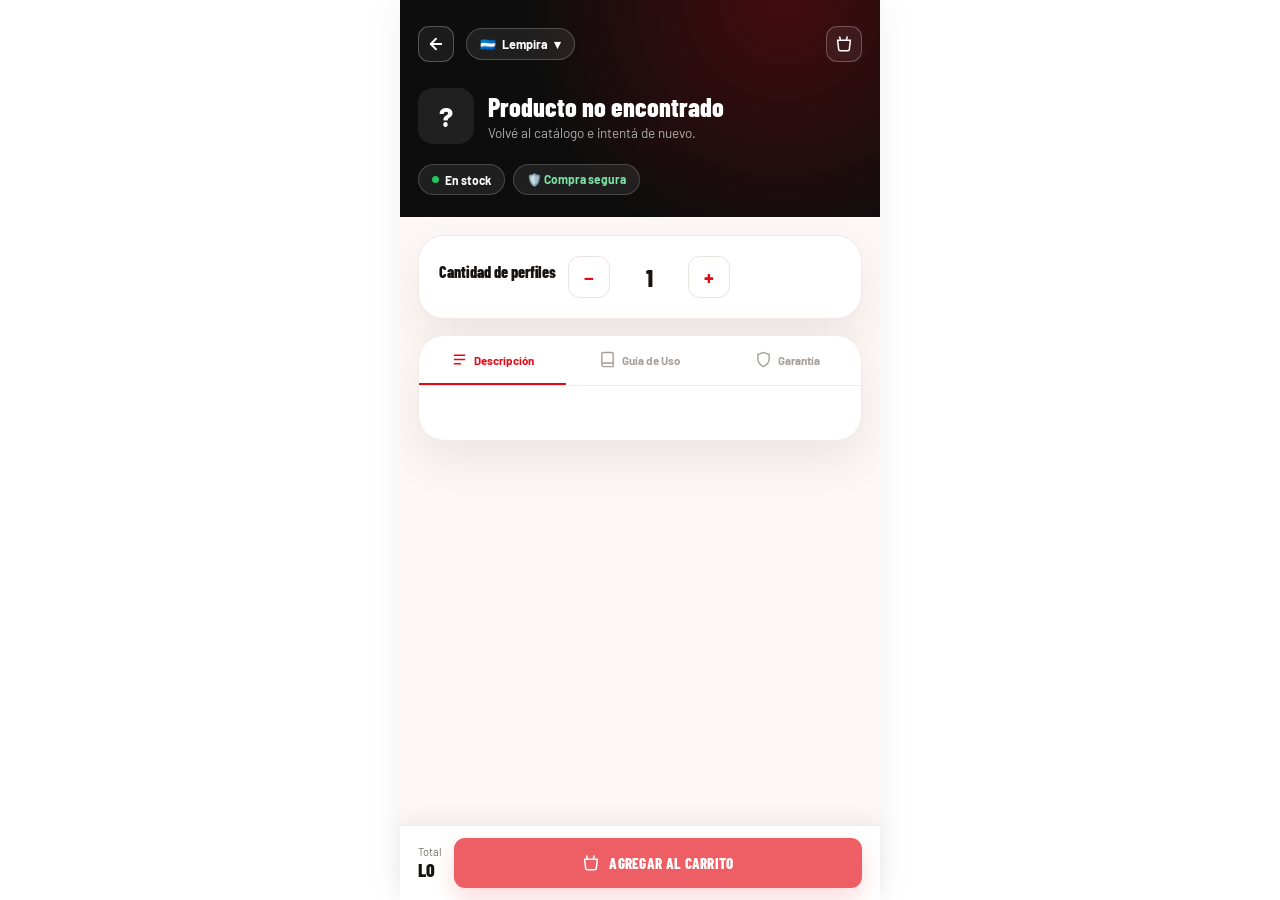
<file: producto.html>
<!DOCTYPE html>
<html lang="es">
<head>
<meta charset="UTF-8"/>
<meta name="viewport" content="width=device-width,initial-scale=1.0"/>
<title>SubliStore | Detalle</title>
<link href="https://fonts.googleapis.com/css2?family=Barlow+Condensed:ital,wght@0,400;0,600;0,700;0,800;1,700&family=Barlow:wght@400;500;600;700&display=swap" rel="stylesheet"/>
<link rel="stylesheet" href="css/style.css"/>
<link rel="stylesheet" href="css/shop.css?v=5"/>
<link rel="stylesheet" href="css/producto.css"/>
</head>
<body class="shop-body">

<div class="prod-hero">
  <div class="prod-hero-top">
    <button class="back" id="btnBack" type="button">
      <svg viewBox="0 0 24 24" fill="none" stroke="currentColor" stroke-width="2.4" stroke-linecap="round" stroke-linejoin="round"><path d="M19 12H5"/><path d="M12 19l-7-7 7-7"/></svg>
    </button>
    <div class="curr-picker curr-picker-dark" id="currPicker"></div>
    <button class="cart" id="btnCart" type="button">
      <svg viewBox="0 0 24 24" fill="none" stroke="currentColor" stroke-width="2"><path d="M6 2l1.5 5m9-5L15 7M3.5 7h17l-1.4 12.2a2 2 0 0 1-2 1.8H6.9a2 2 0 0 1-2-1.8L3.5 7z"/></svg>
    </button>
  </div>
  <div class="prod-hero-badge">
    <span class="logo" id="prodLogo">?</span>
    <div>
      <h1 id="prodNombre">Cargando…</h1>
      <p id="prodSub">Detalle del producto</p>
    </div>
  </div>

  <div class="prod-badges-top">
    <span class="prod-tag ok"><span class="dot"></span>En stock</span>
    <span class="prod-tag safe">🛡️ Compra segura</span>
  </div>
</div>

<div class="prod-body">

  <div class="prod-card" id="cardPlanes" style="display:none">
    <h2 id="planesTitulo">Elige tu plan</h2>
    <div class="plan-grid" id="planGrid"></div>
  </div>

  <div class="prod-card" id="cardDuracion" style="display:none">
    <h2 id="duracionTitulo">Elige la duración</h2>
    <div class="dur-row" id="durRow"></div>
  </div>

  <div class="prod-card" id="cardCantidad">
    <h2>Cantidad de perfiles</h2>
    <div class="qty-stepper">
      <button type="button" id="qtyMinus" class="qty-btn">−</button>
      <span class="qty-value" id="qtyValue">1</span>
      <button type="button" id="qtyPlus" class="qty-btn">+</button>
    </div>
  </div>

  <div class="prod-card pd-tabcard">
    <div class="pd-tabs" id="prodTabs">
      <button class="pd-tab pd-tab-active" data-tab="desc" type="button">
        <svg viewBox="0 0 24 24" fill="none" stroke="currentColor" stroke-width="2"><path d="M4 6h16M4 12h16M4 18h10"/></svg>
        Descripción
      </button>
      <button class="pd-tab" data-tab="guia" type="button">
        <svg viewBox="0 0 24 24" fill="none" stroke="currentColor" stroke-width="2"><path d="M4 19.5A2.5 2.5 0 016.5 17H20M4 19.5A2.5 2.5 0 006.5 22H20V4a2 2 0 00-2-2H6.5A2.5 2.5 0 004 4.5v15z"/></svg>
        Guía de Uso
      </button>
      <button class="pd-tab" data-tab="garantia" type="button">
        <svg viewBox="0 0 24 24" fill="none" stroke="currentColor" stroke-width="2"><path d="M12 22s8-4 8-11V5l-8-3-8 3v6c0 7 8 11 8 11z"/></svg>
        Garantía
      </button>
    </div>

    <div class="pd-panel pd-panel-active" id="panel-desc">
      <p class="pd-intro" id="descIntro"></p>
      <ul class="pd-list" id="detalleList"></ul>
    </div>

    <div class="pd-panel" id="panel-guia">
      <div id="guiaContent" class="pd-guia"></div>
    </div>

    <div class="pd-panel" id="panel-garantia">
      <ul class="pd-garantia-list">
        <li><b>Servicios digitales:</b> no se aceptan devoluciones ni reembolsos una vez entregado o activado el producto.</li>
        <li><b>Responsabilidad del usuario:</b> la garantía cubre exclusivamente el acceso y funcionamiento de la suscripción. No aplica por lentitud de red, incompatibilidad de dispositivos o desconocimiento técnico para instalar las apps.</li>
        <li><b>Cuentas y licencias:</b> garantía activa durante todo el tiempo adquirido, sujeta a revisión del estado de la cuenta en nuestros sistemas.</li>
        <li><b>IPTV:</b> garantía máxima de 24 horas desde la activación para reportar fallas del servidor. No aplica por problemas de velocidad de internet del cliente.</li>
        <li><b>Recargas de juegos:</b> no aplica reembolso bajo ninguna circunstancia una vez enviada la recarga al ID proporcionado.</li>
        <li><b>Resolución de errores:</b> en casos comprobables de error interno, no se da dinero en efectivo, únicamente reposición o cambio de perfil.</li>
      </ul>
    </div>
  </div>

</div>

<div class="prod-bottom-bar">
  <div class="total">
    <div class="lbl">Total</div>
    <div class="val" id="totalPrecio">L0</div>
    <div class="val-dual" id="totalDual"></div>
  </div>
  <button class="btn btn-primary" id="btnAgregar" type="button">
    <svg viewBox="0 0 24 24" fill="none" stroke="currentColor" stroke-width="2"><path d="M6 2l1.5 5m9-5L15 7M3.5 7h17l-1.4 12.2a2 2 0 0 1-2 1.8H6.9a2 2 0 0 1-2-1.8L3.5 7z"/></svg>
    <span class="btn-label">Agregar al carrito</span>
  </button>
</div>

<script type="module" src="js/producto.js?v=8"></script>
</body>
</html>
</file>
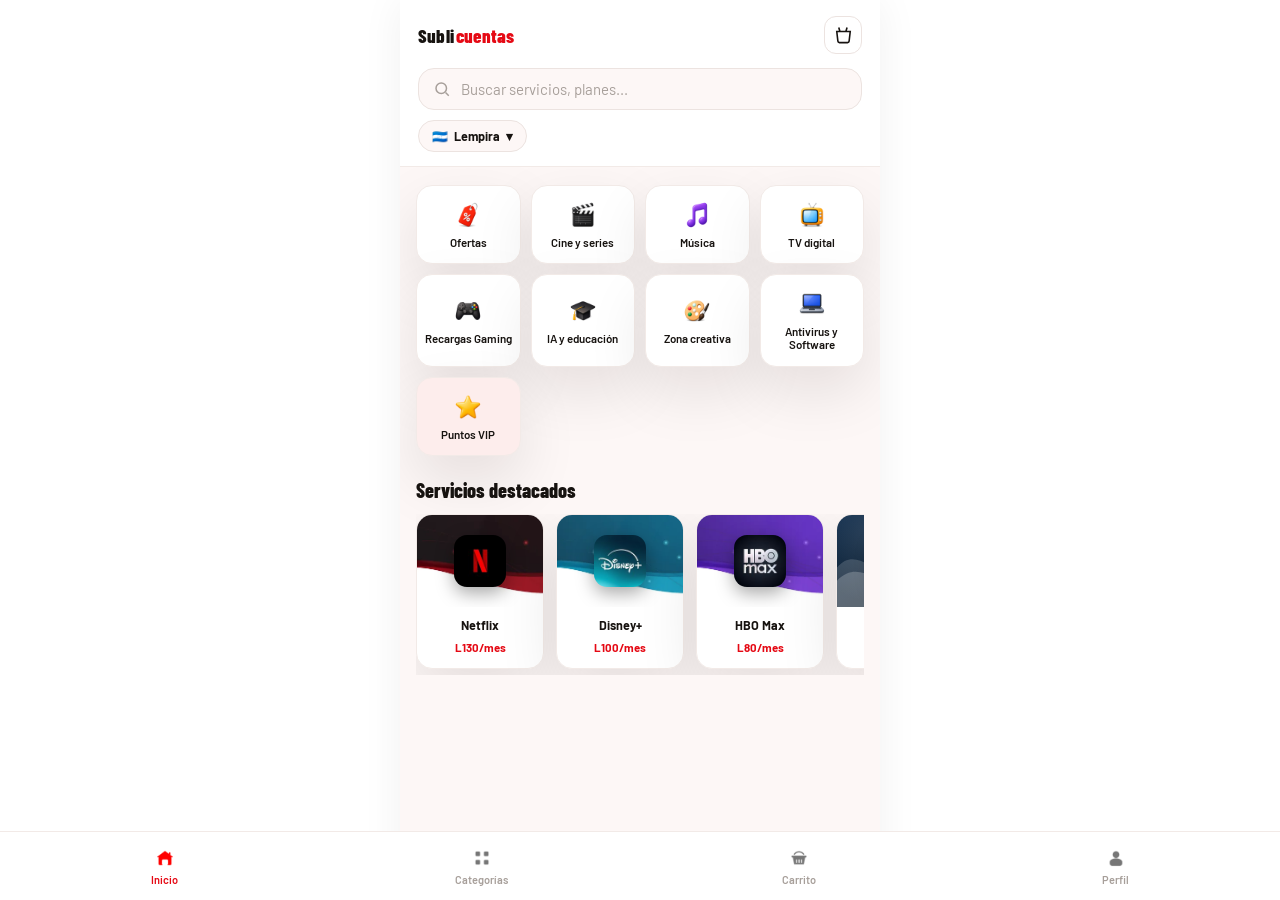
<file: shop.html>
<!DOCTYPE html>
<html lang="es">
<head>
<meta charset="UTF-8"/>
<meta name="viewport" content="width=device-width,initial-scale=1.0"/>
<title>SubliStore | Tienda</title>
<link href="https://fonts.googleapis.com/css2?family=Barlow+Condensed:ital,wght@0,400;0,600;0,700;0,800;1,700&family=Barlow:wght@400;500;600;700&display=swap" rel="stylesheet"/>
<link rel="stylesheet" href="css/style.css"/>
<link rel="stylesheet" href="css/shop.css?v=5"/>
</head>
<body class="shop-body">

<!-- ============ HOME ============ -->
<section class="shop-view active" id="view-home">
  <div class="shop-top">
    <div class="shop-top-row">
      <div class="brand-logo" style="font-size:19px"><span class="lt-w">Subli</span><span class="lt-r">cuentas</span></div>
      <button class="shop-cart-btn" id="btnCartTop" type="button">
        <svg viewBox="0 0 24 24" fill="none" stroke="currentColor" stroke-width="2"><path d="M6 2l1.5 5m9-5L15 7M3.5 7h17l-1.4 12.2a2 2 0 0 1-2 1.8H6.9a2 2 0 0 1-2-1.8L3.5 7z"/></svg>
        <span class="shop-cart-badge" id="cartBadgeTop" style="display:none">0</span>
      </button>
    </div>
    <div class="shop-search">
      <svg viewBox="0 0 24 24" fill="none" stroke="currentColor" stroke-width="2"><circle cx="11" cy="11" r="7"/><path d="M21 21l-4.3-4.3"/></svg>
      <input type="text" id="searchInput" placeholder="Buscar servicios, planes..."/>
    </div>
    <div class="curr-picker" id="currPicker"></div>
  </div>

  <div class="shop-section">
    <div class="cat-grid" id="catGrid"></div>
  </div>

  <div class="shop-section">
    <div class="shop-section-title">Servicios destacados</div>
    <div class="svc-row" id="svcRow"></div>
  </div>
</section>

<!-- ============ CATEGORÍA (listado) ============ -->
<section class="shop-view" id="view-cat">
  <div class="sub-top">
    <button class="back" id="btnBackFromCat" type="button">
      <svg viewBox="0 0 24 24" fill="none" stroke="currentColor" stroke-width="2.4" stroke-linecap="round" stroke-linejoin="round"><path d="M19 12H5"/><path d="M12 19l-7-7 7-7"/></svg>
    </button>
    <h1 id="catTitle">Categoría</h1>
  </div>
  <div class="shop-section">
    <div class="prod-list" id="catList"></div>
  </div>
</section>

<!-- ============ NAV INFERIOR ============ -->
<nav class="shop-nav">
  <button class="shop-nav-btn active" id="navInicio" type="button">
    <img class="nav-icon-img" id="iconInicio" alt=""/>
    <span>Inicio</span>
  </button>
  <button class="shop-nav-btn" id="navCategorias" type="button">
    <img class="nav-icon-img" id="iconCategorias" alt=""/>
    <span>Categorías</span>
  </button>
  <button class="shop-nav-btn" id="navCarrito" type="button" style="position:relative">
    <img class="nav-icon-img" id="iconCarrito" alt=""/>
    <span>Carrito</span>
    <span class="shop-nav-badge" id="cartBadgeNav" style="display:none">0</span>
  </button>
  <button class="shop-nav-btn" id="navPerfil" type="button">
    <img class="nav-icon-img" id="iconPerfil" alt=""/>
    <span>Perfil</span>
  </button>
</nav>

<script type="module" src="js/shop.js?v=9"></script>
</body>
</html>
</file>
<file: css/style.css>
/* =========================================================
   SUBLISTORE — Landing + Login + Registro
   Calcado del mockup aprobado (desktop split-screen / mobile 3 pasos)
   Tipografías: Barlow Condensed (títulos) + Barlow (texto)
   ========================================================= */

:root{
  --red:#E50914;
  --red-dark:#B30E20;
  --red-deep:#7a0b17;
  --bg:#FFFFFF;
  --bg-soft:#FDF7F6;
  --surface:#FFFFFF;
  --border:#ECE3E0;
  --border2:#F2EAE7;
  --text:#171310;
  --muted:#77726D;
  --muted-soft:#A79F9A;
  --accent-soft:#FDEDEC;
  --accent-soft2:#FBE4E2;
  --green:#22C55E;
  --shadow-card:0 24px 60px rgba(20,10,10,.10);
  --shadow-btn:0 10px 24px rgba(229,9,20,.24);
  --radius-lg:26px;
  --radius-md:16px;
  --radius-sm:11px;
}

*{box-sizing:border-box;margin:0;padding:0}

html,body{
  background:var(--bg);
  color:var(--text);
  font-family:'Barlow',sans-serif;
  -webkit-font-smoothing:antialiased;
  text-rendering:optimizeLegibility;
  overflow-x:hidden;
}

body{
  min-height:100vh;
  min-height:100dvh;
  position:relative;
}

h1,h2,h3,.brand-logo,.tab-btn,.btn{
  font-family:'Barlow Condensed',sans-serif;
}

a{color:inherit;text-decoration:none}
button{font-family:inherit}

/* ---------- Fondo decorativo (swirl + puntos) ---------- */
.bg-deco{position:fixed;inset:0;z-index:0;pointer-events:none;overflow:hidden}
.bg-deco svg{position:absolute}
.bg-deco .swirl-tr{top:-60px;right:-90px;width:420px;opacity:.5}
.bg-deco .swirl-bl{bottom:-120px;left:-140px;width:520px;opacity:.45}
.bg-deco .dots{top:70px;left:26px;width:120px;opacity:.55}
.bg-deco .ring{top:180px;left:8px;width:26px;height:26px;border:3px solid var(--red);border-radius:50%;opacity:.55}

/* ---------- Header ---------- */
.app-header{
  position:relative;z-index:2;
  display:flex;align-items:center;justify-content:space-between;
  padding:22px clamp(18px,4vw,56px) 0;
  max-width:1360px;margin:0 auto;
}
.brand-logo{font-size:22px;font-weight:800;letter-spacing:.2px;display:flex;align-items:center;gap:2px}
.brand-logo .lt-w{color:var(--text)}
.brand-logo .lt-r{color:var(--red)}
.header-right{display:flex;align-items:center;gap:10px}
.header-storeword{font-family:'Barlow Condensed',sans-serif;font-weight:800;font-size:19px;color:var(--red);text-transform:uppercase;letter-spacing:.3px}
.header-bag{width:34px;height:34px;border-radius:10px;display:flex;align-items:center;justify-content:center;color:var(--red)}
.header-bag svg{width:20px;height:20px}

.mobile-back{
  display:none;
  align-items:center;justify-content:center;
  width:38px;height:38px;border-radius:12px;
  border:1.5px solid var(--border);background:var(--surface);
  color:var(--text);cursor:pointer;flex:0 0 auto;
}
.mobile-back svg{width:19px;height:19px}
.mobile-topbar{display:none}

/* ---------- Layout principal ---------- */
.stage{
  position:relative;z-index:1;
  max-width:1360px;margin:0 auto;
  padding:26px clamp(18px,4vw,56px) 60px;
  display:grid;
  grid-template-columns:1.05fr .95fr;
  gap:56px;
  align-items:center;
  min-height:calc(100vh - 90px);
}

/* ---------- Columna hero (izquierda, desktop) ---------- */
.hero-col{display:flex;flex-direction:column;gap:0}
.hero-figure{position:relative;width:100%;max-width:300px;margin:0 auto 8px}
.hero-figure img{width:100%;height:auto;display:block;filter:drop-shadow(0 30px 40px rgba(0,0,0,.18))}
.hero-bubble{
  position:absolute;width:52px;height:52px;border-radius:50%;
  background:var(--accent-soft);display:flex;align-items:center;justify-content:center;
  box-shadow:0 8px 20px rgba(229,9,20,.10);
}
.hero-bubble svg{width:22px;height:22px;color:var(--red)}
.hero-bubble.b1{top:6%;left:-4%}
.hero-bubble.b2{top:14%;right:-6%}
.hero-bubble.b3{top:52%;right:-10%}
.hero-bubble.b4{top:74%;right:-4%}

.hero-copy{text-align:center;max-width:440px;margin:0 auto}
.hero-copy h1{
  font-size:clamp(30px,3.4vw,38px);font-weight:800;line-height:1.02;
  text-transform:none;letter-spacing:.2px;margin-bottom:10px;
}
.hero-copy h1 .hl{color:var(--red)}
.hero-copy p{font-size:15.5px;color:var(--muted);margin-bottom:22px;line-height:1.4}

.hero-actions{display:flex;flex-direction:column;gap:12px;margin-bottom:26px}

.perks-row{
  display:grid;grid-template-columns:repeat(4,1fr);gap:12px;
}
.perk-card{
  background:var(--surface);border:1px solid var(--border2);border-radius:var(--radius-md);
  padding:16px 14px;display:flex;flex-direction:column;gap:8px;
  box-shadow:0 6px 18px rgba(20,10,10,.045);
}
.perk-ic{
  width:36px;height:36px;border-radius:11px;background:var(--accent-soft);
  display:flex;align-items:center;justify-content:center;color:var(--red);flex:0 0 auto;
}
.perk-ic svg{width:18px;height:18px}
.perk-card b{font-family:'Barlow',sans-serif;font-size:13.5px;font-weight:700;color:var(--text);line-height:1.15}
.perk-card span{font-size:11.5px;color:var(--muted);line-height:1.25}

/* Beneficio único (mobile) */
.perk-single{
  display:none;
  align-items:flex-start;gap:12px;
  background:var(--bg-soft);border:1px solid var(--border2);border-radius:var(--radius-md);
  padding:16px;margin-top:8px;
}
.perk-single .ic{
  width:34px;height:34px;border-radius:50%;background:var(--red);color:#fff;
  display:flex;align-items:center;justify-content:center;flex:0 0 auto;
}
.perk-single .ic svg{width:16px;height:16px}
.perk-single p{font-size:13.5px;color:var(--text);line-height:1.35}

/* ---------- Panel de autenticación (derecha) ---------- */
.auth-panel{
  background:var(--surface);
  border:1px solid var(--border2);
  border-radius:var(--radius-lg);
  box-shadow:var(--shadow-card);
  padding:26px 30px 32px;
  width:100%;max-width:520px;margin:0 auto;
}

.tabs{display:flex;gap:34px;border-bottom:1px solid var(--border2);margin-bottom:22px}
.tab-btn{
  background:none;border:none;cursor:pointer;
  font-size:16px;font-weight:700;color:var(--muted-soft);
  padding:6px 2px 14px;position:relative;letter-spacing:.2px;
}
.tab-btn.active{color:var(--red)}
.tab-btn.active::after{
  content:"";position:absolute;left:0;right:0;bottom:-1px;height:3px;
  background:var(--red);border-radius:3px 3px 0 0;
}

.hint-box{
  display:flex;gap:14px;align-items:flex-start;
  background:var(--accent-soft);border-radius:var(--radius-md);
  padding:16px 18px;margin-bottom:22px;
}
.hint-ic{
  width:38px;height:38px;border-radius:50%;background:#fff;color:var(--red);
  display:flex;align-items:center;justify-content:center;flex:0 0 auto;
  box-shadow:0 4px 10px rgba(229,9,20,.12);
}
.hint-ic svg{width:18px;height:18px}
.hint-box b{display:block;font-family:'Barlow',sans-serif;font-size:14.5px;font-weight:700;margin-bottom:2px}
.hint-box .hint-sub{font-size:12.5px;color:var(--muted);margin-bottom:8px;display:block}
.hint-list{display:grid;grid-template-columns:1fr 1fr;gap:5px 18px}
.hint-list li{list-style:none;font-size:12.5px;color:var(--text);display:flex;align-items:center;gap:6px}
.hint-list li svg{width:14px;height:14px;color:var(--green);flex:0 0 auto}

.auth-heading{font-size:23px;font-weight:800;margin-bottom:16px;letter-spacing:.1px}
.auth-heading .hl{color:var(--red)}

.alert{display:none;align-items:center;gap:9px;padding:11px 14px;border-radius:var(--radius-sm);font-size:13px;font-weight:600;margin-bottom:14px}
.alert.show{display:flex}
.alert svg{width:18px;height:18px;flex:0 0 auto}
.alert-error{background:#FDECEC;color:var(--red-dark)}
.alert-success{background:#EAFBF0;color:#178A46}

.field{margin-bottom:15px}
.field label{display:block;font-size:12.5px;font-weight:700;color:var(--text);margin-bottom:6px}
.input-shell{
  display:flex;align-items:center;gap:9px;
  border:1.5px solid var(--border);border-radius:var(--radius-sm);
  padding:0 13px;height:47px;background:#fff;transition:border-color .15s,box-shadow .15s;
}
.input-shell:focus-within{border-color:#C9BFBA;box-shadow:0 0 0 3px rgba(20,10,10,.05)}
.input-shell.has-error{border-color:var(--red-dark)}
.input-icon{width:18px;height:18px;color:var(--muted-soft);flex:0 0 auto}
.input-shell input{
  flex:1;border:none;outline:none;background:transparent;
  font-family:'Barlow',sans-serif;font-size:14.5px;color:var(--text);min-width:0;height:100%;
}
.input-shell input:focus{outline:none;box-shadow:none}
.input-shell input::placeholder{color:var(--muted-soft)}
.whatsapp-prefix{
  font-size:14.5px;font-weight:700;color:var(--text);border:none;border-right:1.5px solid var(--border);
  padding-right:24px;margin-right:2px;flex:0 0 auto;background:transparent;
  -webkit-appearance:none;appearance:none;font-family:'Barlow',sans-serif;cursor:pointer;
  background-image:url("data:image/svg+xml,%3Csvg xmlns='http://www.w3.org/2000/svg' viewBox='0 0 24 24' fill='none' stroke='%2377726D' stroke-width='2.4' stroke-linecap='round' stroke-linejoin='round'%3E%3Cpath d='M6 9l6 6 6-6'/%3E%3C/svg%3E");
  background-repeat:no-repeat;background-position:right 9px center;background-size:13px;
}
.whatsapp-prefix:focus{outline:none}
.eye-toggle{background:none;border:none;color:var(--muted-soft);cursor:pointer;display:flex;padding:4px;flex:0 0 auto}
.eye-toggle svg{width:19px;height:19px}
.eye-toggle.is-open{color:var(--red)}
.field-error{display:block;font-size:11.5px;color:var(--red-dark);margin-top:5px;min-height:1px}
.hint{display:block;font-size:11.5px;color:var(--muted-soft);margin-top:5px}

.inline-link{display:block;text-align:right;font-size:12.5px;font-weight:600;color:var(--red);margin:-6px 0 16px}
.inline-link:hover{text-decoration:underline}

.btn{
  width:100%;border:none;cursor:pointer;border-radius:var(--radius-sm);
  height:50px;font-size:15px;font-weight:800;letter-spacing:.3px;text-transform:uppercase;
  display:flex;align-items:center;justify-content:center;gap:9px;
  font-family:'Barlow Condensed',sans-serif;transition:transform .12s,box-shadow .12s,opacity .12s;
}
.btn:active{transform:scale(.985)}
.btn-primary{background:var(--red);color:#fff;box-shadow:var(--shadow-btn)}
.btn-primary:hover{background:var(--red-dark)}
.btn-outline{background:#fff;color:var(--red);border:1.5px solid var(--red)}
.btn-outline:hover{background:var(--accent-soft)}
.btn[disabled]{opacity:.65;pointer-events:none}
.btn .spinner{width:17px;height:17px;border-radius:50%;border:2.5px solid rgba(255,255,255,.4);border-top-color:#fff;display:none;animation:spin .7s linear infinite}
.btn-outline .spinner{border-color:rgba(229,9,20,.3);border-top-color:var(--red)}
.btn.loading .spinner{display:block}
.btn.loading .btn-label{opacity:.85}
@keyframes spin{to{transform:rotate(360deg)}}

.divider-text{text-align:center;font-size:13px;color:var(--muted);margin-top:18px}
.divider-text a{color:var(--red);font-weight:700}
.divider-text a:hover{text-decoration:underline}

/* ---------- Vistas (landing / login / registro) ---------- */
.view{display:none}
.view.active{display:block}

/* En desktop: el panel derecho siempre muestra login+registro por tabs;
   la vista "landing" no se usa como paso aparte, solo en mobile. */
.only-mobile{display:none}

/* ---------- Footer ---------- */
.app-footer{
  position:relative;z-index:1;text-align:center;font-size:12px;color:var(--muted-soft);
  padding:0 20px 26px;
}
.app-footer strong{color:var(--text)}

/* =========================================================
   MOBILE (< 900px): flujo de 3 pantallas, una vista a la vez
   ========================================================= */
@media (max-width: 900px){
  .stage{
    grid-template-columns:1fr;
    gap:0;
    padding:0 18px 40px;
    max-width:480px;
    min-height:0;
  }
  .app-header{padding:16px 18px 0;max-width:480px}
  .header-right{display:none}

  .mobile-topbar{
    display:flex;align-items:center;gap:10px;
    max-width:480px;margin:0 auto;padding:14px 0 0;
  }
  .mobile-back{display:flex}

  .hero-col{padding-top:6px}
  .hero-figure{max-width:172px}
  .hero-bubble{width:40px;height:40px}
  .hero-bubble svg{width:17px;height:17px}
  .hero-copy{max-width:100%}
  .hero-copy h1{font-size:26px}
  .hero-actions{margin-bottom:6px}
  .perks-row{display:none}
  .perk-single{display:flex}

  .auth-panel{
    box-shadow:none;border:none;padding:26px 0 0;max-width:100%;
  }
  .tabs{display:none}
  .hint-box{display:none}

  .view-login .auth-panel,.view-register .auth-panel{padding-top:6px}

  .only-mobile{display:block}
  .center-logo{display:flex;justify-content:center;margin:2px 0 22px}
}

@media (min-width: 901px){
  /* En desktop el hero NO es un "paso" del flujo: es la columna izquierda fija */
  #view-landing{display:flex !important}
}

/* Reduced motion */
@media (prefers-reduced-motion: reduce){
  *{animation-duration:.001ms !important;transition-duration:.001ms !important}
}

/* Foco visible accesible */
a:focus-visible,button:focus-visible{
  outline:2.5px solid var(--red);outline-offset:2px;
}
input:focus-visible{outline:none}
</file>
<file: css/shop.css>
/* =========================================================
   SUBLISTORE — Tienda (shop.html)
   Usa las variables de style.css (--red, --text, --border, etc.)
   ========================================================= */

.shop-body{
  background:var(--bg-soft);
  padding-bottom:78px; /* espacio para el nav inferior fijo */
}

/* ---------- Vistas (home / categoría) ---------- */
.shop-view{display:none}
.shop-view.active{display:block;animation:subliFadeUp .32s ease both}

@keyframes subliFadeUp{
  from{opacity:0;transform:translateY(14px)}
  to{opacity:1;transform:translateY(0)}
}
.cat-tile,.svc-card,.prod-card{animation:subliFadeUp .32s ease both}
.cat-grid .cat-tile:nth-child(1){animation-delay:.02s}
.cat-grid .cat-tile:nth-child(2){animation-delay:.05s}
.cat-grid .cat-tile:nth-child(3){animation-delay:.08s}
.cat-grid .cat-tile:nth-child(4){animation-delay:.11s}
.cat-grid .cat-tile:nth-child(5){animation-delay:.14s}
.cat-grid .cat-tile:nth-child(6){animation-delay:.17s}
.cat-grid .cat-tile:nth-child(7){animation-delay:.2s}
.cat-grid .cat-tile:nth-child(8){animation-delay:.23s}
.cat-grid .cat-tile:nth-child(9){animation-delay:.26s}
.svc-row .svc-card:nth-child(1){animation-delay:.05s}
.svc-row .svc-card:nth-child(2){animation-delay:.09s}
.svc-row .svc-card:nth-child(3){animation-delay:.13s}
.svc-row .svc-card:nth-child(4){animation-delay:.17s}
.svc-row .svc-card:nth-child(5){animation-delay:.21s}
.svc-row .svc-card:nth-child(6){animation-delay:.25s}
.prod-list .prod-card:nth-child(1){animation-delay:.03s}
.prod-list .prod-card:nth-child(2){animation-delay:.07s}
.prod-list .prod-card:nth-child(3){animation-delay:.11s}
.prod-list .prod-card:nth-child(4){animation-delay:.15s}
.prod-list .prod-card:nth-child(5){animation-delay:.19s}
.prod-list .prod-card:nth-child(n+6){animation-delay:.22s}
.cat-tile:active,.svc-card:active,.prod-card:active{transform:scale(.97);transition:transform .1s}

/* ---------- Header superior ---------- */
.shop-top{
  background:var(--surface);
  padding:16px 18px 14px;
  border-bottom:1px solid var(--border2);
  position:sticky;top:0;z-index:5;
}
.shop-top-row{
  display:flex;align-items:center;justify-content:space-between;
  margin-bottom:14px;
}
.shop-cart-btn{
  position:relative;
  width:38px;height:38px;border-radius:12px;
  border:1.5px solid var(--border);background:var(--surface);
  display:flex;align-items:center;justify-content:center;
  color:var(--text);cursor:pointer;
}
.shop-cart-btn svg{width:19px;height:19px}
.shop-cart-badge{
  position:absolute;top:-6px;right:-6px;
  min-width:18px;height:18px;padding:0 4px;border-radius:9px;
  background:var(--red);color:#fff;font-size:11px;font-weight:700;
  display:flex;align-items:center;justify-content:center;
}

.shop-search{
  display:flex;align-items:center;gap:10px;
  background:var(--bg-soft);border:1.5px solid var(--border);
  border-radius:var(--radius-md);padding:11px 14px;
}
.shop-search svg{width:18px;height:18px;color:var(--muted-soft);flex:0 0 auto}
.shop-search input{
  border:none;background:none;outline:none;flex:1;
  font-family:'Barlow',sans-serif;font-size:15px;color:var(--text);
}
.shop-search input::placeholder{color:var(--muted-soft)}

/* ---------- Secciones ---------- */
.shop-section{padding:18px 16px 4px}
.shop-section-title{
  font-family:'Barlow Condensed',sans-serif;font-weight:800;
  font-size:20px;color:var(--text);margin-bottom:12px;
}

/* ---------- Grid de categorías ---------- */
.cat-grid{
  display:grid;
  grid-template-columns:repeat(4,1fr);
  gap:10px;
}
.cat-tile{
  background:var(--surface);border:1px solid var(--border2);
  border-radius:var(--radius-md);
  display:flex;flex-direction:column;align-items:center;justify-content:center;gap:6px;
  padding:14px 4px;text-align:center;cursor:pointer;
  box-shadow:var(--shadow-card);
  transition:transform .12s ease;
}
.cat-tile:active{transform:scale(.96)}
.cat-tile .ic-img{width:30px;height:30px;object-fit:contain}
.cat-tile span:last-child{
  font-size:11.5px;font-weight:600;color:var(--text);line-height:1.15;
}
.cat-tile.vip{background:var(--accent-soft)}

.cat-fallback{background:none;width:38px;height:38px;display:flex;align-items:center;justify-content:center}
.ic-img-sm{width:26px;height:26px;object-fit:contain}

/* ---------- Servicios destacados (carrusel horizontal, estilo poster) ---------- */
.svc-row{
  display:flex;gap:12px;overflow-x:auto;padding-bottom:6px;
  scrollbar-width:none;
  -webkit-overflow-scrolling:touch;
  scroll-behavior:smooth;
  will-change:scroll-position;
  overscroll-behavior-x:contain;
}
.svc-row::-webkit-scrollbar{display:none}
.svc-card{
  flex:0 0 auto;width:128px;
  transform:translateZ(0);
  backface-visibility:hidden;
  background:var(--surface);border:1px solid var(--border2);
  border-radius:var(--radius-md);overflow:hidden;
  box-shadow:var(--shadow-card);cursor:pointer;
}
.svc-photo{
  height:92px;display:flex;align-items:center;justify-content:center;position:relative;
  overflow:hidden;
}
.svc-photo::before{
  content:"";position:absolute;inset:0;
  background-image:url("data:image/svg+xml,%3Csvg xmlns='http://www.w3.org/2000/svg' viewBox='0 0 400 140' preserveAspectRatio='none'%3E%3Cpath d='M0,80 C70,40 130,110 200,70 C270,30 330,95 400,55 L400,140 L0,140 Z' fill='%23ffffff' fill-opacity='0.16'/%3E%3Cpath d='M0,100 C80,60 150,125 220,90 C290,55 340,110 400,80 L400,140 L0,140 Z' fill='%23ffffff' fill-opacity='0.22'/%3E%3C/svg%3E");
  background-size:100% 100%;background-repeat:no-repeat;
}
.svc-photo::after{
  content:"";position:absolute;inset:0;
  background:radial-gradient(circle at 30% 20%, rgba(255,255,255,.14), transparent 60%);
}
.svc-photo .prod-logo-img{
  width:52px;height:52px;border-radius:13px;position:relative;z-index:1;
  border:none;box-shadow:0 6px 18px rgba(0,0,0,.35);
}
.svc-photo .prod-fallback{
  width:52px;height:52px;border-radius:13px;position:relative;z-index:1;font-size:20px;
  box-shadow:0 6px 18px rgba(0,0,0,.35);
}
.svc-photo.svc-photo-real::before,
.svc-photo.svc-photo-real::after{content:none}
.svc-info{padding:10px 10px 12px;text-align:center}
.svc-card b{display:block;font-size:12.5px;font-weight:700;color:var(--text);margin-bottom:3px;
  white-space:nowrap;overflow:hidden;text-overflow:ellipsis;}
.svc-card .price{font-size:11.5px;color:var(--red);font-weight:700}

.prod-fallback{
  width:38px;height:38px;border-radius:10px;
  background:var(--accent-soft);color:var(--red);
  display:flex;align-items:center;justify-content:center;
  font-weight:800;font-size:15px;
}

/* ---------- Selector de moneda ---------- */
.curr-picker{position:relative;margin-top:10px}
.curr-pill{
  display:inline-flex;align-items:center;gap:6px;
  background:var(--bg-soft);border:1.5px solid var(--border);border-radius:999px;
  padding:7px 13px;font-size:12.5px;font-weight:700;color:var(--text);cursor:pointer;
  font-family:'Barlow',sans-serif;
}
.curr-dropdown{
  position:absolute;top:calc(100% + 6px);left:0;z-index:20;min-width:230px;max-height:280px;overflow-y:auto;
  background:var(--surface);border:1px solid var(--border2);border-radius:14px;
  box-shadow:0 20px 50px rgba(20,10,10,.18);padding:6px;
}
.curr-item{
  display:flex;align-items:center;gap:9px;padding:9px 10px;border-radius:10px;cursor:pointer;
}
.curr-item:hover,.curr-item.active{background:var(--accent-soft)}
.curr-item .flag{font-size:17px}
.curr-item .name{flex:1;font-size:12.5px;font-weight:600;color:var(--text)}
.curr-item .name small{display:block;font-size:10.5px;color:var(--muted);font-weight:500}
.curr-item .code{font-size:10.5px;color:var(--muted-soft);font-weight:700}

.dual-price{display:block;font-size:10.5px;color:var(--muted);font-weight:600;margin-top:1px}

.prod-logo-img{
  width:38px;height:38px;border-radius:10px;
  object-fit:cover;flex:0 0 auto;
  border:1px solid var(--border2);background:#fff;
}
.prod-combo-logo{
  position:relative;width:38px;height:38px;flex:0 0 auto;display:inline-block;
}
.prod-combo-logo img{
  position:absolute;width:26px;height:26px;border-radius:8px;object-fit:cover;
  border:1.5px solid #fff;background:#fff;box-shadow:0 2px 6px rgba(20,10,10,.18);
}
.prod-combo-logo img:first-child{top:0;left:0;z-index:2}
.prod-combo-logo img:last-child{bottom:0;right:0;z-index:1}

/* ---------- Vista categoría (listado) ---------- */
.sub-top{
  display:flex;align-items:center;gap:12px;
  background:var(--surface);padding:16px 18px;
  border-bottom:1px solid var(--border2);
  position:sticky;top:0;z-index:5;
}
.sub-top .back{
  width:34px;height:34px;border-radius:10px;border:1.5px solid var(--border);
  background:var(--surface);display:flex;align-items:center;justify-content:center;
  color:var(--text);cursor:pointer;flex:0 0 auto;
}
.sub-top .back svg{width:17px;height:17px}
.sub-top h1{
  font-family:'Barlow Condensed',sans-serif;font-weight:800;font-size:22px;color:var(--text);
}

.prod-list{display:flex;flex-direction:column;gap:8px}
.prod-card{
  display:flex;align-items:center;gap:12px;
  background:var(--surface);border:1px solid var(--border2);
  border-radius:var(--radius-md);padding:12px 14px;
  cursor:pointer;box-shadow:var(--shadow-card);
}
.prod-card .info{flex:1;min-width:0}
.prod-card .info h3{
  font-size:14.5px;font-weight:700;color:var(--text);margin-bottom:2px;
  white-space:nowrap;overflow:hidden;text-overflow:ellipsis;
}
.prod-card .info p{font-size:13px;color:var(--muted)}
.prod-card .info p.na{color:var(--muted-soft);font-style:italic}
.prod-card .info .offer-tag{
  display:inline-block;margin-left:6px;background:var(--accent-soft);color:var(--red);
  font-size:10.5px;font-weight:800;padding:2px 7px;border-radius:999px;
}
.prod-card .arrow{font-size:20px;color:var(--muted-soft);flex:0 0 auto}

/* ---------- Nav inferior ---------- */
.shop-nav{
  position:fixed;bottom:0;left:0;right:0;z-index:10;
  display:flex;background:var(--surface);
  border-top:1px solid var(--border2);
  padding:8px 6px calc(8px + env(safe-area-inset-bottom));
}
.shop-nav-btn{
  flex:1;display:flex;flex-direction:column;align-items:center;gap:3px;
  background:none;border:none;padding:6px 2px;cursor:pointer;
  color:var(--muted-soft);position:relative;
}
.nav-icon-img{
  width:24px;height:24px;object-fit:contain;
  transition:filter .15s ease;
}
.shop-nav-btn span{font-size:11px;font-weight:600}
.shop-nav-btn.active{color:var(--red)}
.shop-nav-btn.active .nav-icon-img{
  filter:brightness(0) saturate(100%) invert(13%) sepia(94%) saturate(7482%) hue-rotate(2deg) brightness(94%) contrast(119%);
}
.shop-nav-badge{
  position:absolute;top:0;right:22%;
  min-width:16px;height:16px;padding:0 4px;border-radius:8px;
  background:var(--red);color:#fff;font-size:10px;font-weight:700;
  display:flex;align-items:center;justify-content:center;
}

/* ---------- Responsive: desktop ---------- */
@media(min-width:640px){
  .shop-body{max-width:480px;margin:0 auto;box-shadow:0 0 40px rgba(0,0,0,.06)}
  .cat-grid{grid-template-columns:repeat(4,1fr)}
}
</file>
<file: css/producto.css>
/* =========================================================
   SUBLISTORE — Detalle de producto
   ========================================================= */

.prod-hero{
  background:#0D0D0D;color:#fff;padding:26px 18px 22px;position:relative;overflow:hidden;
  animation:pdFadeIn .35s ease both;
}
@keyframes pdFadeIn{from{opacity:0}to{opacity:1}}
@keyframes pdSlideUp{from{opacity:0;transform:translateY(16px)}to{opacity:1;transform:translateY(0)}}
.prod-card{animation:pdSlideUp .32s ease both}
#cardPlanes{animation-delay:.05s}
#cardDuracion{animation-delay:.09s}
#cardCantidad{animation-delay:.13s}
.pd-tabcard{animation-delay:.17s}
.pd-panel.pd-panel-active{animation:pdFadeIn .22s ease both}
.prod-hero::after{
  content:"";position:absolute;inset:0;
  background:radial-gradient(circle at 80% 0%, rgba(229,9,20,.25), transparent 60%);
  pointer-events:none;
}
.prod-hero-top{display:flex;align-items:center;gap:12px;position:relative;z-index:1;margin-bottom:26px}
.prod-hero-top .back{
  width:36px;height:36px;border-radius:11px;border:1.5px solid rgba(255,255,255,.25);background:rgba(255,255,255,.06);
  display:flex;align-items:center;justify-content:center;color:#fff;cursor:pointer;flex:0 0 auto;
}
.prod-hero-top .back svg{width:18px;height:18px}
.prod-hero-top .cart{
  margin-left:auto;width:36px;height:36px;border-radius:11px;border:1.5px solid rgba(255,255,255,.25);
  background:rgba(255,255,255,.06);display:flex;align-items:center;justify-content:center;color:#fff;position:relative;cursor:pointer;
}
.prod-hero-top .cart svg{width:18px;height:18px}
.curr-picker-dark .curr-pill{
  background:rgba(255,255,255,.08);border-color:rgba(255,255,255,.22);color:#fff;
}
.curr-picker-dark{margin-top:0}
.prod-hero-badge{position:relative;z-index:1;display:flex;align-items:center;gap:14px;margin-bottom:20px}
.prod-hero-badge .logo{
  width:56px;height:56px;border-radius:15px;background:rgba(255,255,255,.08);
  display:flex;align-items:center;justify-content:center;font-size:26px;font-weight:800;flex:0 0 auto;
  overflow:hidden;
}
.prod-hero-badge .logo img{width:100%;height:100%;object-fit:cover;display:block}
.hero-combo-logo{position:relative;width:100%;height:100%;display:block}
.hero-combo-logo img{
  position:absolute;width:68%;height:68%;border-radius:12px;object-fit:cover;
  border:2px solid #0D0D0D;background:#fff;
}
.hero-combo-logo img:first-child{top:0;left:0;z-index:2}
.hero-combo-logo img:last-child{bottom:0;right:0;z-index:1}
.prod-hero-badge h1{font-family:'Barlow Condensed',sans-serif;font-weight:800;font-size:26px}
.prod-hero-badge p{font-size:13.5px;color:rgba(255,255,255,.65);margin-top:2px}

.prod-badges-top{position:relative;z-index:1;display:flex;flex-wrap:wrap;gap:8px}

.prod-body{margin-top:0;position:relative;z-index:2;padding:18px 18px 100px}

/* Tags de confianza */
.prod-tag{
  display:inline-flex;align-items:center;gap:6px;
  background:rgba(255,255,255,.08);border:1px solid rgba(255,255,255,.18);border-radius:999px;
  padding:7px 13px;font-size:12px;font-weight:700;color:#fff;
}
.prod-tag.ok .dot{width:7px;height:7px;border-radius:50%;background:var(--green)}
.prod-tag.safe{color:#7CE0A6}

.prod-card{
  background:#fff;border-radius:var(--radius-lg);border:1px solid var(--border2);
  box-shadow:0 20px 50px rgba(20,10,10,.08);padding:20px;margin-bottom:16px;
  width:100%;box-sizing:border-box;
}
.prod-card h2{font-family:'Barlow Condensed',sans-serif;font-weight:800;font-size:16px;margin-bottom:12px}

/* Selector de planes (Netflix/Disney/Canva estilo) */
.plan-grid{display:grid;grid-template-columns:repeat(auto-fit,minmax(96px,1fr));gap:10px}
.plan-opt{
  border:1.5px solid var(--border);border-radius:14px;padding:12px 10px;text-align:center;cursor:pointer;
  position:relative;transition:border-color .12s,background .12s;
}
.plan-opt.active{border-color:var(--red);background:var(--accent-soft)}
.plan-opt .badge{
  position:absolute;top:-9px;left:50%;transform:translateX(-50%);background:var(--red);color:#fff;
  font-size:9.5px;font-weight:800;padding:2px 8px;border-radius:999px;white-space:nowrap;
}
.plan-opt b{display:block;font-size:12.5px;font-weight:700;color:var(--text);margin-bottom:4px;line-height:1.2}
.plan-opt .price{font-family:'Barlow Condensed',sans-serif;font-weight:800;font-size:16px;color:var(--red)}
.plan-opt .price small{font-size:10.5px;font-weight:600;color:var(--muted)}

/* Selector de duración (genérico 1/3/6/12 y tablas IPTV) */
.dur-row{display:grid;grid-template-columns:repeat(4,1fr);gap:8px}
.dur-opt{
  border:1.5px solid var(--border);border-radius:12px;padding:10px 4px;text-align:center;cursor:pointer;position:relative;
}
.dur-opt.active{border-color:var(--red);background:var(--accent-soft)}
.dur-opt .m{font-size:12px;font-weight:700;color:var(--text)}
.dur-opt .p{font-family:'Barlow Condensed',sans-serif;font-weight:800;font-size:14.5px;color:var(--red);margin-top:2px}
.dur-opt .bono{display:block;font-size:9.5px;color:#178A46;font-weight:700;margin-top:2px}

/* Cantidad de perfiles */
.qty-stepper{display:flex;align-items:center;justify-content:center;gap:22px}
.qty-btn{
  width:42px;height:42px;border-radius:12px;border:1.5px solid var(--border);background:#fff;
  font-size:22px;font-weight:700;color:var(--red);cursor:pointer;display:flex;align-items:center;justify-content:center;
  font-family:'Barlow Condensed',sans-serif;line-height:1;
}
.qty-btn:active{background:var(--accent-soft)}
.qty-value{
  font-family:'Barlow Condensed',sans-serif;font-weight:800;font-size:24px;color:var(--text);
  min-width:34px;text-align:center;
}

/* ---------- Tabs: Descripción / Guía de Uso / Garantía ---------- */
.pd-tabcard{padding:0;overflow:hidden;display:block}
.pd-tabs{
  display:flex;flex-direction:row;flex-wrap:nowrap;width:100%;
  border-bottom:1px solid var(--border2);
}
.pd-tab{
  flex:1 1 0;display:flex;flex-direction:row;align-items:center;justify-content:center;gap:6px;
  padding:15px 4px;background:none;border:none;cursor:pointer;white-space:nowrap;
  font-family:'Barlow',sans-serif;font-size:11.5px;font-weight:700;color:var(--muted-soft);
  border-bottom:2.5px solid transparent;
}
.pd-tab svg{width:17px;height:17px;flex:0 0 auto}
.pd-tab.pd-tab-active{color:var(--red);border-bottom-color:var(--red)}
.pd-panel{display:none;width:100%;box-sizing:border-box;padding:20px;text-align:left}
.pd-panel.pd-panel-active{display:block}

.pd-intro{font-size:13.5px;color:var(--muted);line-height:1.55;margin-bottom:14px;text-align:left}

.pd-list{list-style:none;display:flex;flex-direction:column;gap:9px;width:100%;padding:0;margin:0}
.pd-list li{
  display:flex;flex-direction:row;gap:9px;align-items:flex-start;font-size:13.5px;color:#4A4642;line-height:1.4;text-align:left;
}
.pd-list li svg{width:16px;height:16px;color:var(--red);flex:0 0 auto;margin-top:1px}

.pd-guia{font-size:13.5px;color:#4A4642;line-height:1.6;text-align:left}
.pd-guia b{color:var(--text)}
.pd-guia .guia-block{margin-bottom:14px}
.pd-guia .guia-block:last-child{margin-bottom:0}
.pd-guia .ok-line{color:#178A46}
.pd-guia .no-line{color:#B30E20}
.pd-steps{list-style:none;counter-reset:pd-step;display:flex;flex-direction:column;gap:10px;margin-top:8px}
.pd-steps li{
  counter-increment:pd-step;position:relative;padding-left:30px;text-align:left;
}
.pd-steps li::before{
  content:counter(pd-step);position:absolute;left:0;top:0;
  width:20px;height:20px;border-radius:50%;background:var(--accent-soft);color:var(--red);
  font-size:11px;font-weight:800;display:flex;align-items:center;justify-content:center;
  font-family:'Barlow Condensed',sans-serif;
}

.pd-garantia-list{list-style:none;display:flex;flex-direction:column;gap:12px;width:100%;padding:0;margin:0}
.pd-garantia-list li{font-size:13px;color:#4A4642;line-height:1.55;text-align:left}
.pd-garantia-list li b{color:var(--text)}

.prod-bottom-bar{
  position:fixed;left:0;right:0;bottom:0;z-index:30;background:#fff;border-top:1px solid var(--border2);
  padding:12px 18px calc(12px + env(safe-area-inset-bottom));display:flex;align-items:center;gap:12px;
  box-shadow:0 -6px 20px rgba(20,10,10,.06);
}
.prod-bottom-bar .total{flex:0 0 auto}
.prod-bottom-bar .total .lbl{font-size:11px;color:var(--muted)}
.prod-bottom-bar .total .val{font-family:'Barlow Condensed',sans-serif;font-weight:800;font-size:19px;color:var(--text)}
.prod-bottom-bar .total .val-dual{font-size:10.5px;color:var(--muted);font-weight:600}
.prod-bottom-bar button{flex:1}
.prod-bottom-bar button svg{width:18px;height:18px}

@media (min-width:701px){
  .prod-hero,.prod-body{max-width:480px;margin:0 auto}
  .prod-bottom-bar{max-width:480px;margin:0 auto;left:0;right:0}
}
</file>
